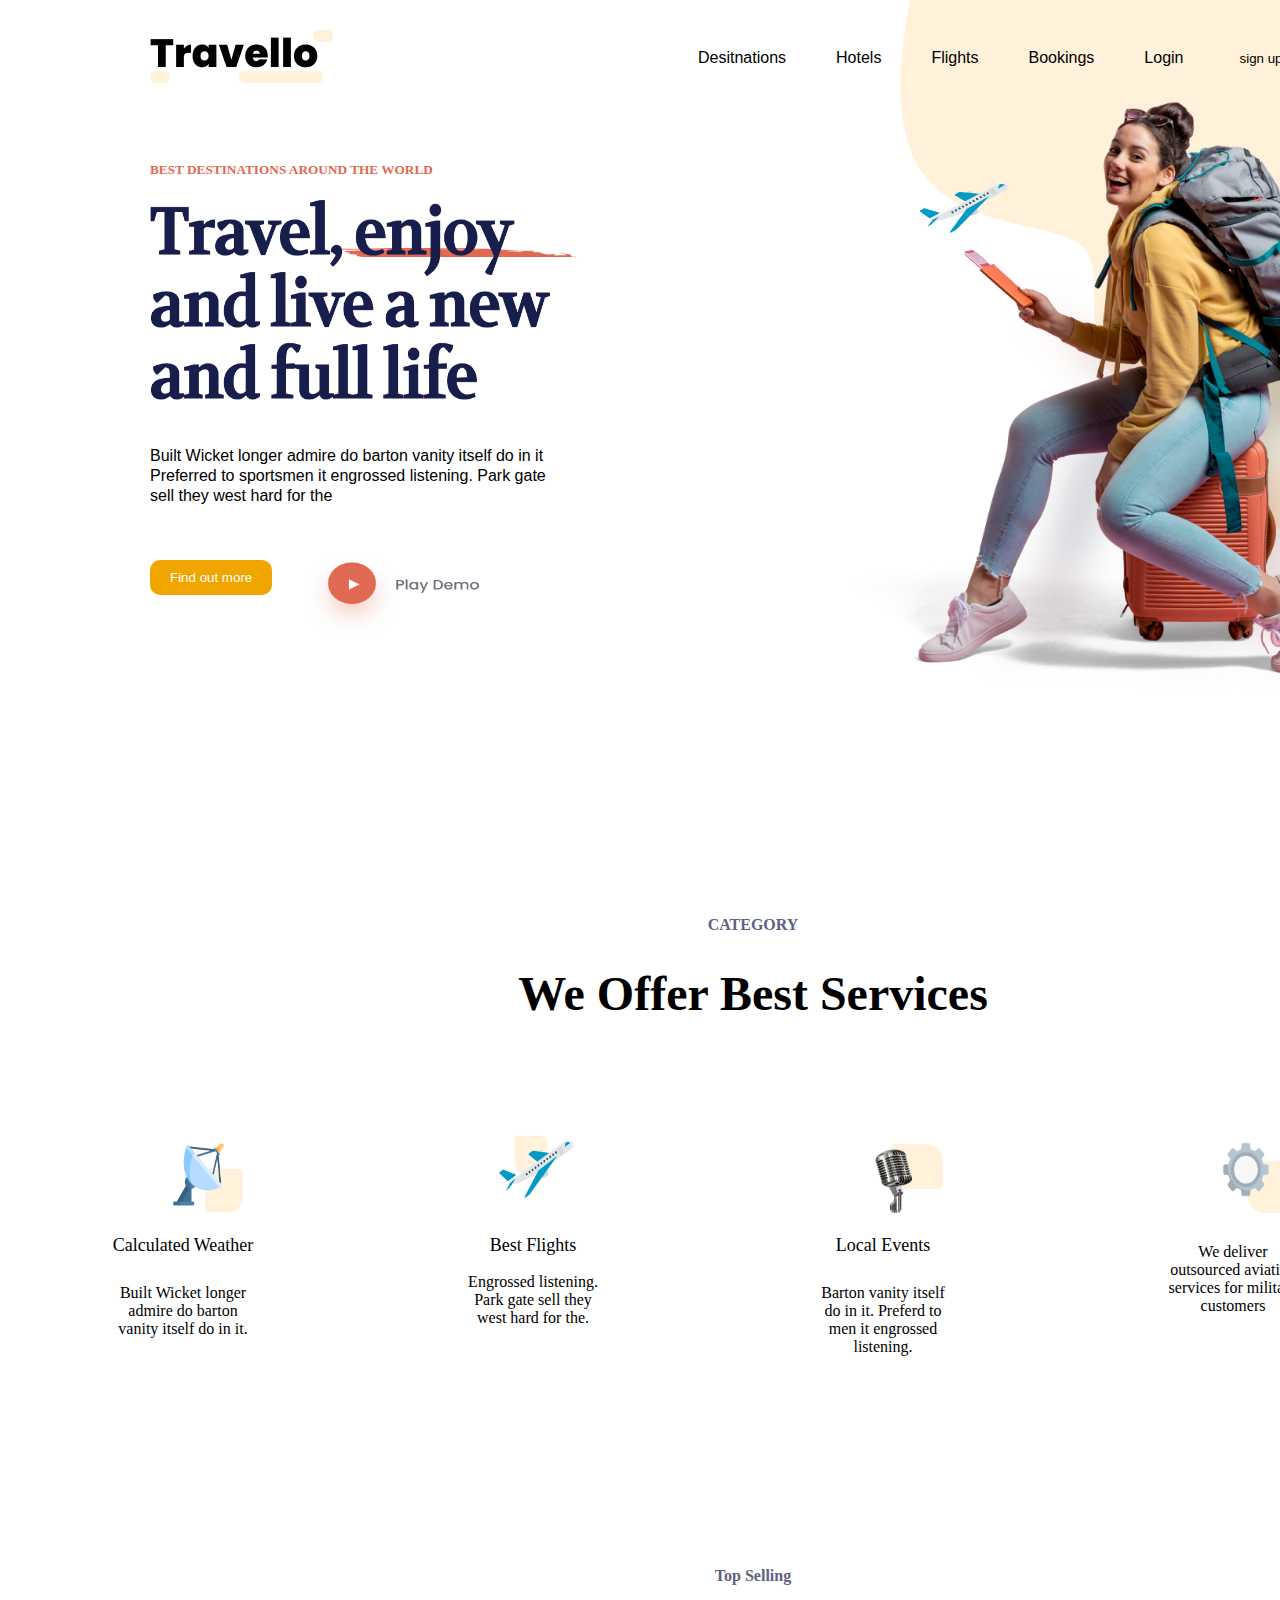
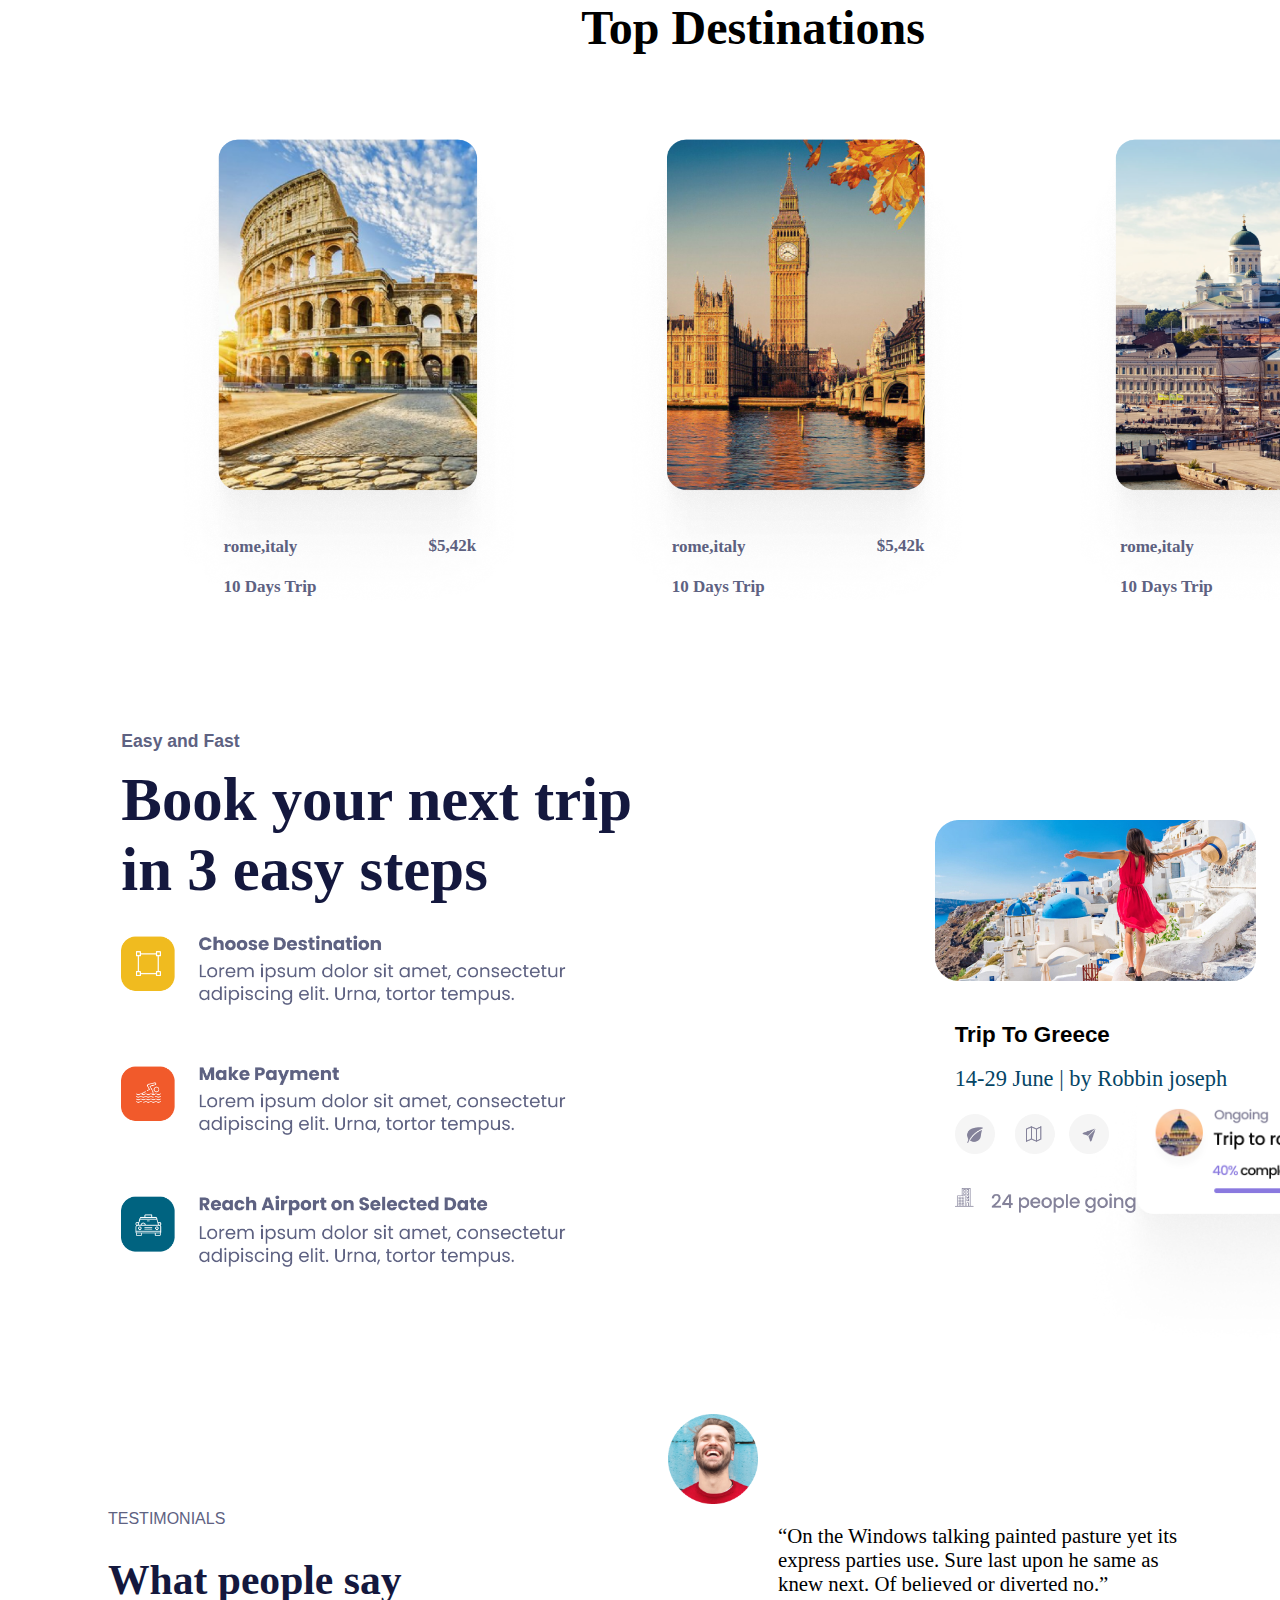
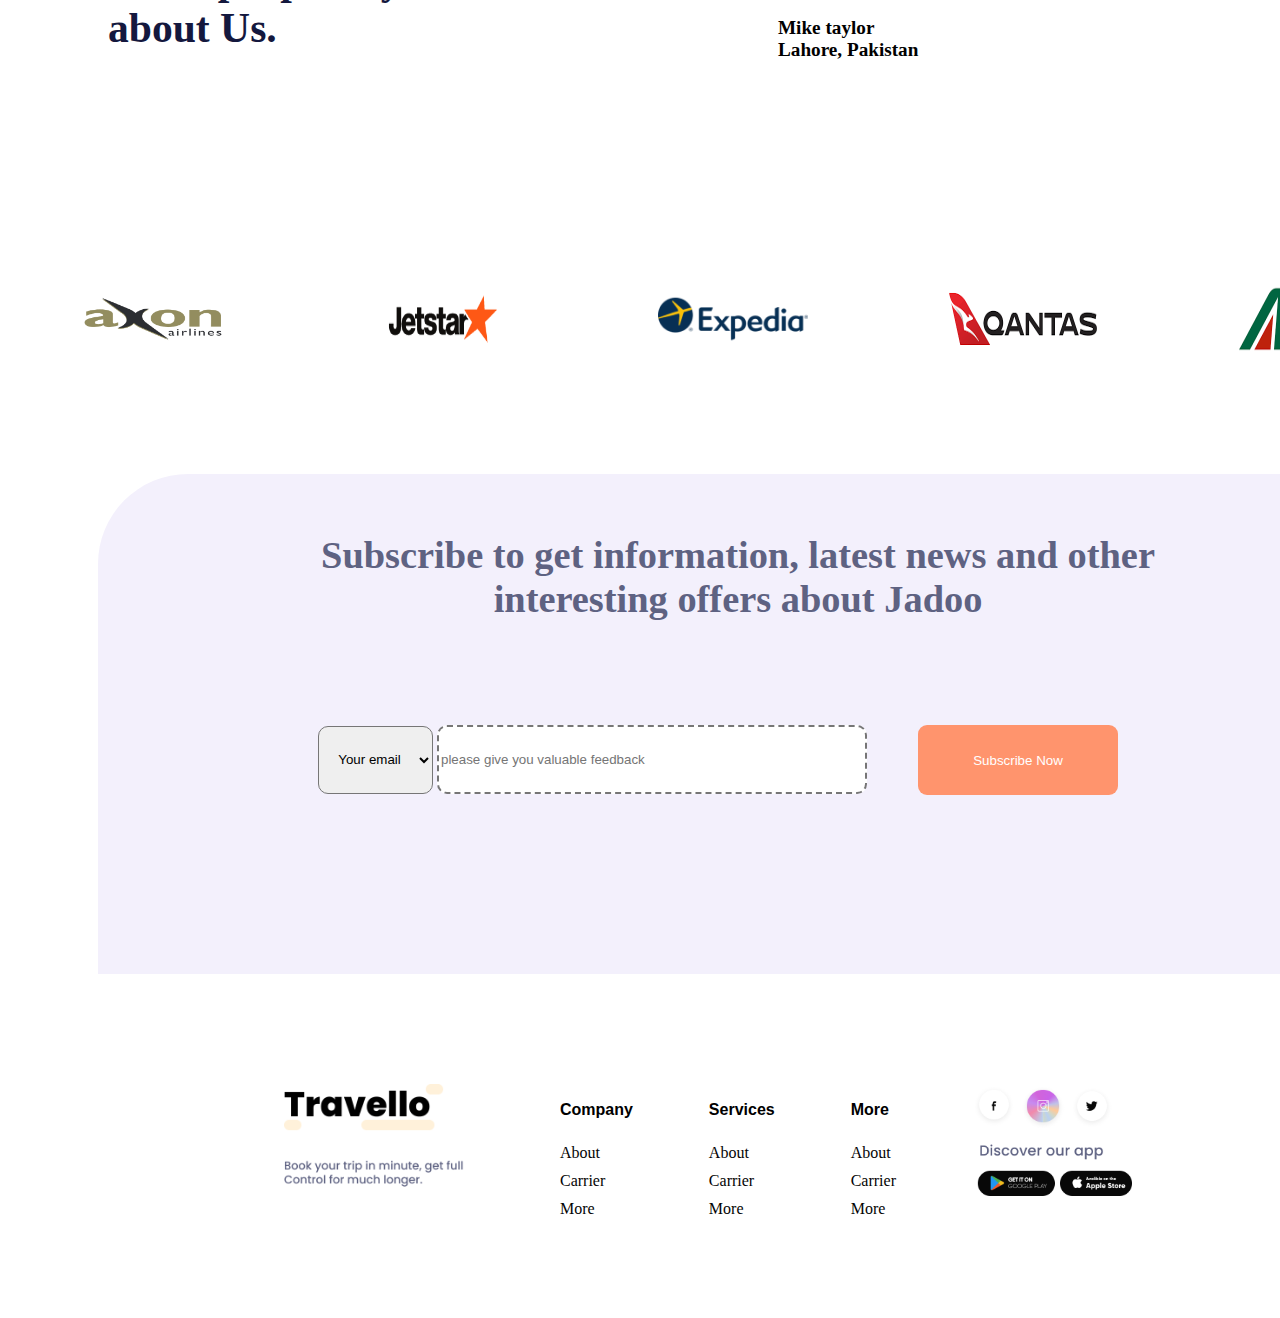
<file: index.html>
<!DOCTYPE html>
<html lang="en">
  <head>
    <meta charset="UTF-8" />
    <meta name="viewport" content="width=device-width, initial-scale=1.0" />
    <link rel="stylesheet" href="style.css" />
    <title>Travello</title>
  </head>
  <body>
    <div class="parent_div">
     <div class="first_box">  
     <div>
      <img class="title" src="shoiab/assets/title.png" alt="" />
      <img class="color_line" src="color_line.png" alt="">
      <img class="Decore_png" src="shoiab/assets/Decore.png" alt="" />
      <img class="girl_pic" src="shoiab/assets/girl pic.png" alt="" />
      <img class="image" src="shoiab/assets/image.png" alt="image" />
      <img class="plane" src="shoiab/assets/plane.png" alt="" />
      <h5 class="h4">BEST DESTINATIONS AROUND THE WORLD</h5>
      <img class="heading" src="shoiab/assets/Heading.png" alt="" />
      <p class="pra1">
        Built Wicket longer admire do barton vanity itself do in it <br>
         Preferred to sportsmen it engrossed listening. Park gate <br>
         sell they west hard for the
        </p>

      <button class="button">Find out more</button>
      <img class="Play" src="shoiab/assets/Play Demo (1).png" alt="" />
    </div>
  <div>
    <nav class="navbar">
      <ul>
        <li>
          <select name="country" id="country">
            <option>EN</option>
            <option value="ind">India</option>
            <option value="ame">America</option>
            <option value="fran">France</option>
          </select>
        </li>
        <li><button id="signup">sign up</button></li>
        <li><a href="#">Login</a></li>
        <li><a href="#">Bookings</a></li>
        <li><a href="#">Flights</a></li>
        <li><a href="#">Hotels</a></li>
        <li><a href="#">Desitnations</a></li>
      </ul>    
      </nav>
    </div> 
    </div>

    <div class="page_2">
      <p id="top">CATEGORY</p>
      <div class="HEAD"><h1>We Offer Best Services</h1></div>
      <div class="image_container">
        <div class="container1">
          <div><img id="logo1" src="shoiab/assets/logo1.png" alt="" /></div>
          <p class="logo_header">Calculated Weather</p>
          <p class="p1">
            Built Wicket longer admire do barton vanity itself do in it.
          </p>
        </div>
        <div class="container2">
          <div><img id="logo2" src="shoiab/assets/logo2.png" alt="" /></div>
          <p class="logo_header2">Best Flights</p>
          <p class="p1">
            Engrossed listening. Park gate sell they west hard for the.
          </p>
        </div>
        <div class="container3">
          <div><img id="logo3" src="shoiab/assets/logo3.png" alt="" /></div>
          <p class="logo_header">Local Events</p>
          <p class="p1">
            Barton vanity itself do in it. Preferd to men it engrossed
            listening.
          </p>
        </div>
        <div class="container4">
          <div><img id="logo4" src="shoiab/assets/logo4.png" alt="" /></div>
          <p class="p1">
            We deliver outsourced aviation services for military customers
          </p>
        </div>
      </div>
    </div>

    <br /><br />
    <div class="page_destination">
      <p id="top_2">Top Selling</p>
      <div><h1 id="distinations">Top Destinations</h1></div>

      <div class="box">
        <div><img class="img_border" src="shoiab/assets/photo1.png" alt="img" /></div>
        <div>
          <h5 class="city">rome,italy <br /><br /><span>10 Days Trip</span></h5>
          <h5 class="price">$5,42k</h5>
        </div>

        <div><img class="img_border" src="shoiab/assets/photo2.png" alt="img" /></div>
        <div>
          <h5 class="city">rome,italy<br /><br /><span>10 Days Trip</span></h5>
          <h5 class="price">$5,42k</h5>
        </div>

        <div><img class="img_border" src="shoiab/assets/photo3.png" alt="img" /></div>
        <div>
          <h5 class="city">rome,italy<br /><br /><span>10 Days Trip</span></h5>
          <h5 class="price">$5,42k</h5>
        </div>
      </div>
    </div>

    <div class="next_trip">
      <div class="master">
        <h4>Easy and Fast</h4>
        <div class="text_line">
          <h1>
            Book your next trip <br />
            in 3 easy steps
          </h1>
        </div>

        <div class="img_text">
          <div class="img-logo"><img src="shoiab/assets/img1.png" alt="" /></div>
          <div class="img-logo"><img src="shoiab/assets/img2.png" alt="" /></div>
          <div class="img-logo"><img src="shoiab/assets/img3.png" alt="" /></div>
        </div>
      </div>
      <div class="girl_trip">
        <div class="girl-pic">
          <img class="girl_img" src="shoiab/assets/girl_img.png" alt="" />
          <h5 id="Trip-To">Trip To Greece</h5>
          <p id="date">14-29 June | by Robbin joseph</p>
          <div><img class="leaf_img" src="shoiab/assets/leaf_img.png" alt="" /></div>
          <div><img class="building-img" src="shoiab/assets/building.png" alt="" /></div>
        </div>
        <div><img class="Trip-img" src="shoiab/assets/Trip-img.png" alt="" /></div>
      </div>
    </div>

    <div class="text-box">
      <div class="about-text">
        <div><p id="Testimonials">TESTIMONIALS</p></div>
        <div>
          <h1 id="What-text">
            What people say <br />
            about Us.
          </h1>
        </div>
      </div>
      <div class="man-section">
        <div class="man-pic"><img id="man_pic" src="shoiab/assets/man pic.png" alt="" /></div>
        <div class="man-text">
          <div>
            <p id="man_text">
              “On the Windows talking painted pasture yet its <br />
              express parties use. Sure last upon he same as <br />
              knew next. Of believed or diverted no.”
            </p>
            <div>
              <p id="Mike-taylor">
                Mike taylor <br />
                Lahore, Pakistan
              </p>
            </div>
          </div>
        </div>
      </div>
    </div>

    <div class="logo-box">
        <img class="logoes" src="shoiab/assets/pic1.png" alt="">
        <img class="logoes" src="shoiab/assets/pic2.png" alt="">
        <img class="logoes" src="shoiab/assets/pic3.png" alt="">
        <img class="logoes" src="shoiab/assets/pic4.png" alt="">
        <img class="logoes" src="shoiab/assets/pic5.png" alt="">
    </div>

    
 <div class="subscribe_box">
    <div class="footer-section">
        <div class="footer-description">
            <h2>Subscribe to get information, latest news and other <br> interesting offers about Jadoo</h2>
        </div>

        <div class="mail-box">
            <div class="mail-search-box">

                <form action="/server">
                    <select name="mail" id="your-mail">
                        <option value="">Your email</option>
                        <option value="m.s@119">m.s@119</option>
                        <option value="md@shoiab119">md@shoiab119</option>
                        <option value="msakhtar@119">msakhtar@119</option>
                    </select>
                    <input type="text" id="text-box" placeholder="please give you valuable feedback ">
            </div>
            <div class="mail-button"><a href="#"><button>Subscribe Now</button></a></div>
            </form>
        </div>
    </div>
</div>


<!-- footer section -->
 <div class="footer">
  <div class="company-logo">
    <img id="company_logo" src="shoiab/assets/company logo.png" alt="">
  </div>

  <div class="company-links">
    <h5>Company</h5>
    <a href="#">About</a>
    <a href="#">Carrier</a>
    <a href="#">More</a>
  </div>
  
<div class="company-links">
    <h5>Services</h5>
    <a href="#">About</a>
    <a href="#">Carrier</a>
    <a href="#">More</a>
  </div>

  <div class="company-links">
    <h5>More</h5>
    <a href="#">About</a>
    <a href="#">Carrier</a>
    <a href="#">More</a>
  </div>

  <div class="social-media-logo">
    <img id="social_logo" src="shoiab/assets/social logo.png" alt="">
  </div>
 </div>
</div>
  </body>
</html>
</file>
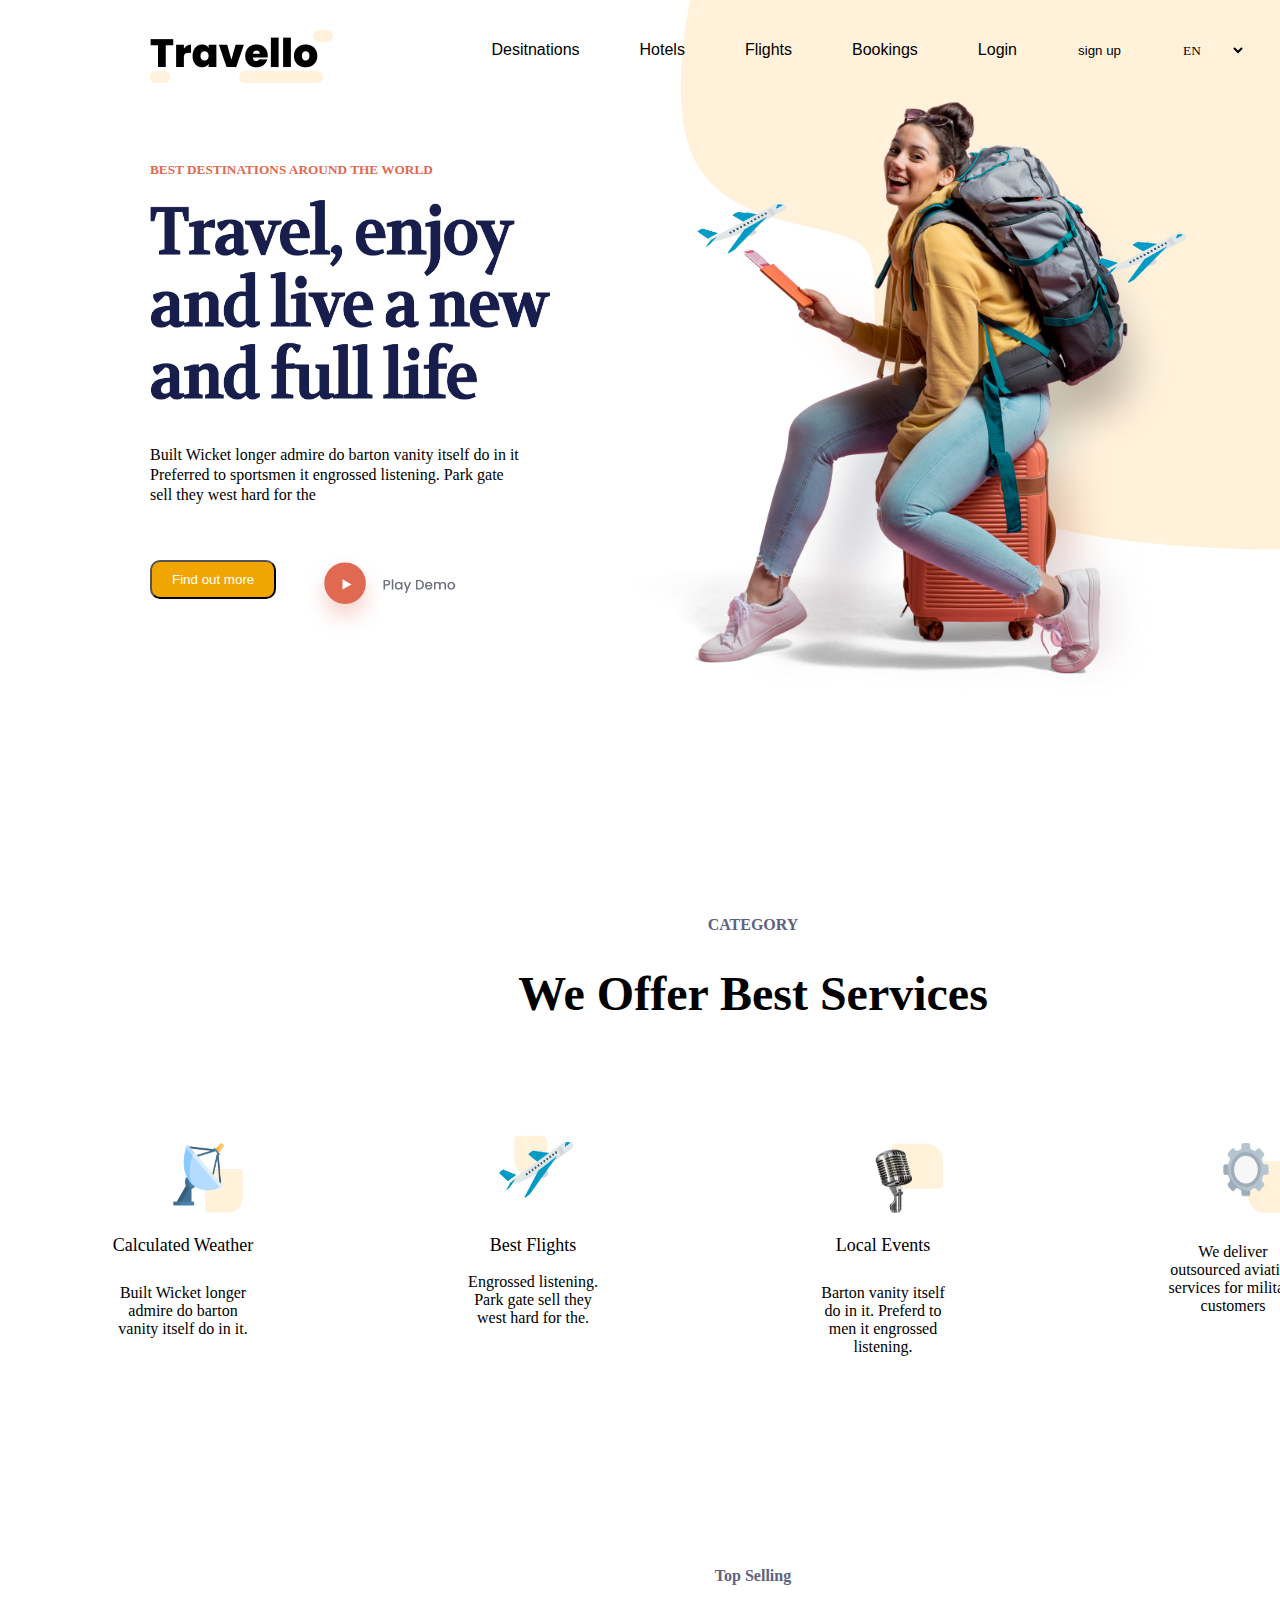
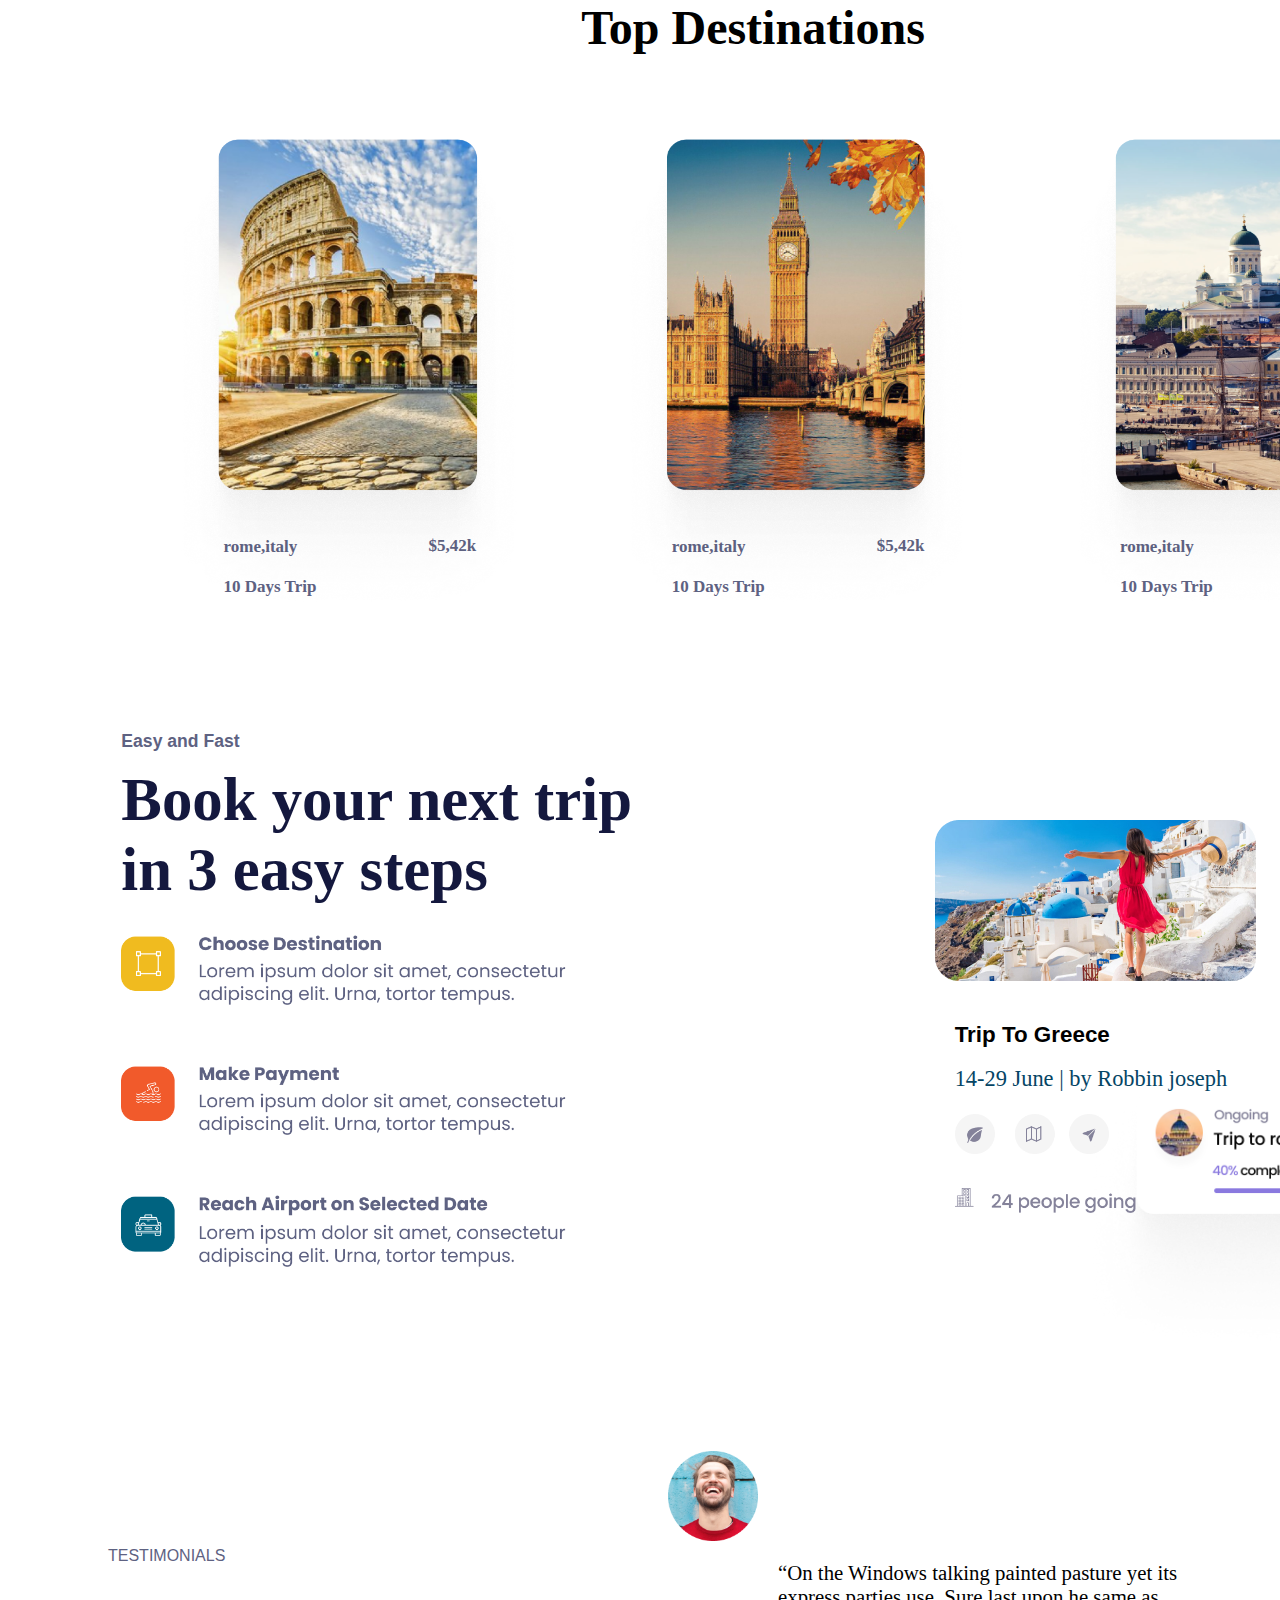
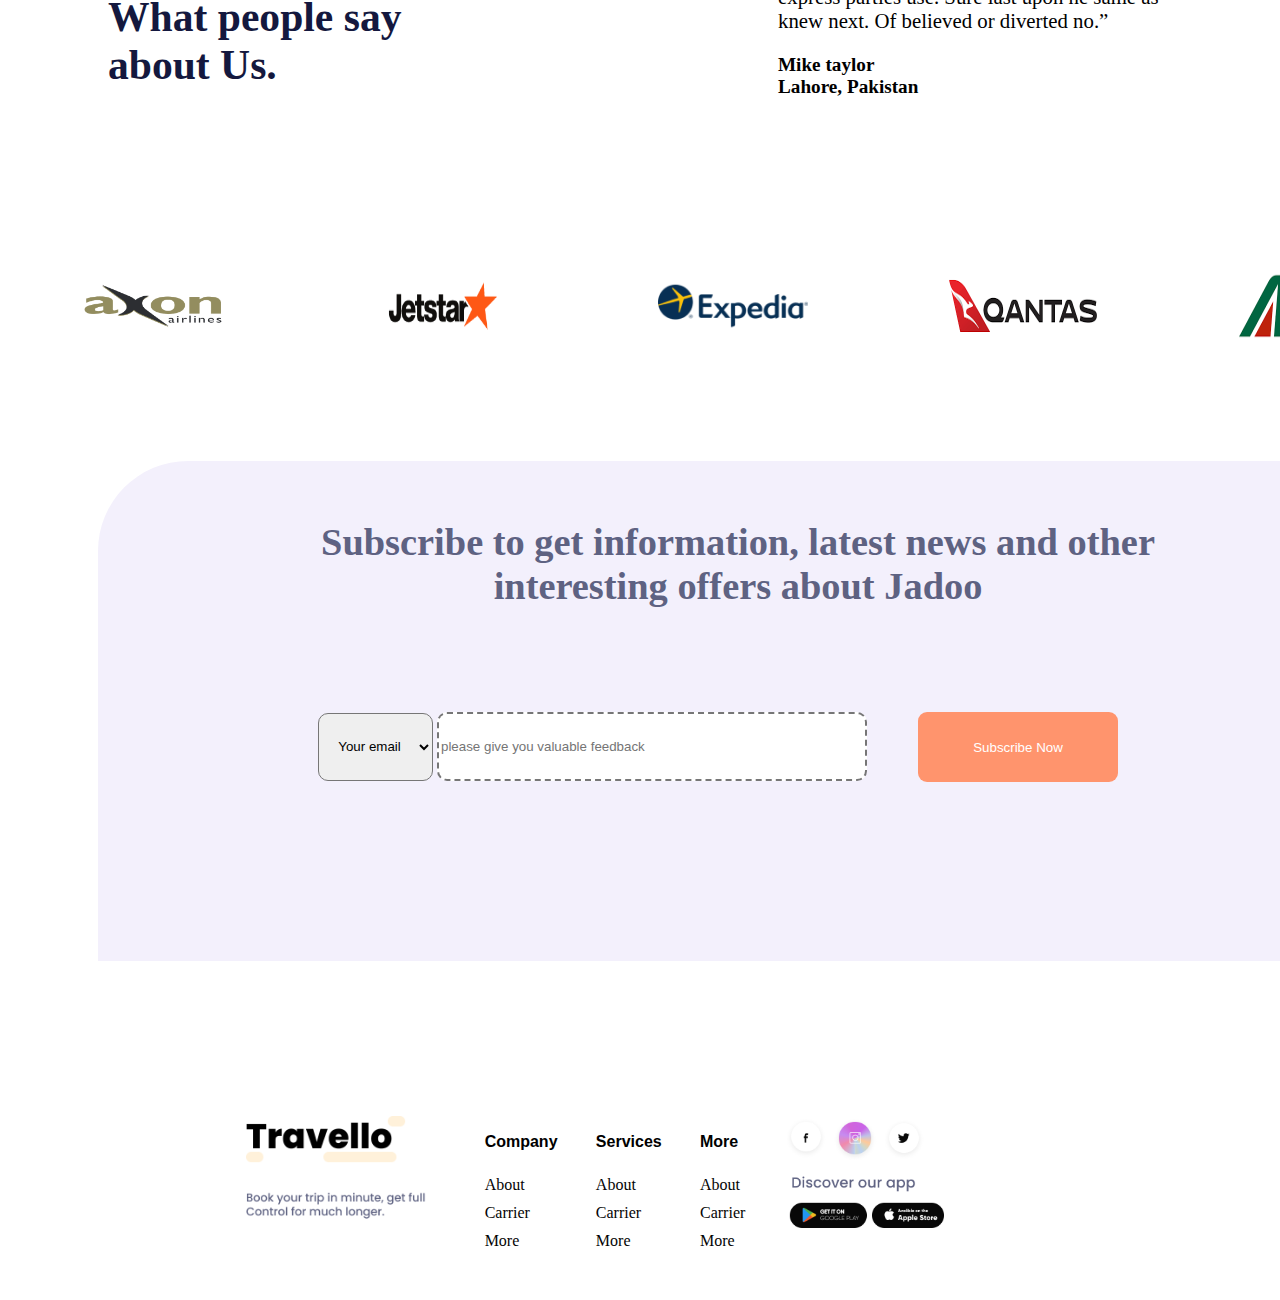
<file: project.html.html>
<!DOCTYPE html>
<html lang="en">
  <head>
    <meta charset="UTF-8" />
    <meta name="viewport" content="width=device-width, initial-scale=1.0" />
    <link rel="stylesheet" href="style.css.css" />
    <title>travello</title>
  </head>
  <body>
    <div>
      <img class="title" src="shoiab/assets/title.png" alt="" />
      <img class="Decore_png" src="shoiab/assets/Decore.png" alt="" />
      <img class="girl_pic" src="shoiab/assets/girl pic.png" alt="" />
      <img class="image" src="shoiab/assets/image.png" alt="image" />
      <img class="plane" src="shoiab/assets/plane.png" alt="" />
      <h5 class="h4">BEST DESTINATIONS AROUND THE WORLD</h5>
      <img class="heading" src="shoiab/assets/Heading.png" alt="" />
      <p class="pra1">
        Built Wicket longer admire do barton vanity itself do in it
      </p>
      <p class="pra2">
        Preferred to sportsmen it engrossed listening. Park gate
      </p>
      <p class="pra3">sell they west hard for the</p>
      <button class="button">Find out more</button>
      <img class="Play" src="shoiab/assets/Play Demo (1).png" alt="" />
    </div>

    <nav class="navbar">
      <ul>
        <li>
          <select name="country" id="country">
            <option>EN</option>
            <option value="ind">India</option>
            <option value="ame">America</option>
            <option value="fran">France</option>
          </select>
        </li>
        <li><button id="signup">sign up</button></li>
        <li><a href="#">Login</a></li>
        <li><a href="#">Bookings</a></li>
        <li><a href="#">Flights</a></li>
        <li><a href="#">Hotels</a></li>
        <li><a href="#">Desitnations</a></li>
      </ul>
          
    </nav>

    <div class="page_2">
      <p id="top">CATEGORY</p>
      <div class="HEAD"><h1>We Offer Best Services</h1></div>
      <div class="image_container">
        <div class="container1">
          <div><img id="logo1" src="shoiab/assets/logo1.png" alt="" /></div>
          <p class="logo_header">Calculated Weather</p>
          <p class="p1">
            Built Wicket longer admire do barton vanity itself do in it.
          </p>
        </div>
        <div class="container2">
          <div><img id="logo2" src="shoiab/assets/logo2.png" alt="" /></div>
          <p class="logo_header2">Best Flights</p>
          <p class="p1">
            Engrossed listening. Park gate sell they west hard for the.
          </p>
        </div>
        <div class="container3">
          <div><img id="logo3" src="shoiab/assets/logo3.png" alt="" /></div>
          <p class="logo_header">Local Events</p>
          <p class="p1">
            Barton vanity itself do in it. Preferd to men it engrossed
            listening.
          </p>
        </div>
        <div class="container4">
          <div><img id="logo4" src="shoiab/assets/logo4.png" alt="" /></div>
          <p class="p1">
            We deliver outsourced aviation services for military customers
          </p>
        </div>
      </div>
    </div>

    <br /><br />
    <div class="page_destination">
      <p id="top_2">Top Selling</p>
      <div><h1 id="distinations">Top Destinations</h1></div>

      <div class="box">
        <div><img class="img_border" src="shoiab/assets/photo1.png" alt="img" /></div>
        <div>
          <h5 class="city">rome,italy <br /><br /><span>10 Days Trip</span></h5>
          <h5 class="price">$5,42k</h5>
        </div>

        <div><img class="img_border" src="shoiab/assets/photo2.png" alt="img" /></div>
        <div>
          <h5 class="city">rome,italy<br /><br /><span>10 Days Trip</span></h5>
          <h5 class="price">$5,42k</h5>
        </div>

        <div><img class="img_border" src="shoiab/assets/photo3.png" alt="img" /></div>
        <div>
          <h5 class="city">rome,italy<br /><br /><span>10 Days Trip</span></h5>
          <h5 class="price">$5,42k</h5>
        </div>
      </div>
    </div>

    <div class="next_trip">
      <div class="master">
        <h4>Easy and Fast</h4>
        <div class="text_line">
          <h1>
            Book your next trip <br />
            in 3 easy steps
          </h1>
        </div>

        <div class="img_text">
          <div class="img-logo"><img src="shoiab/assets/img1.png" alt="" /></div>
          <div class="img-logo"><img src="shoiab/assets/img2.png" alt="" /></div>
          <div class="img-logo"><img src="shoiab/assets/img3.png" alt="" /></div>
        </div>
      </div>
      <div class="girl_trip">
        <div class="girl-pic">
          <img class="girl_img" src="shoiab/assets/girl_img.png" alt="" />
          <h5 id="Trip-To">Trip To Greece</h5>
          <p id="date">14-29 June | by Robbin joseph</p>
          <div><img class="leaf_img" src="shoiab/assets/leaf_img.png" alt="" /></div>
          <div><img class="building-img" src="shoiab/assets/building.png" alt="" /></div>
        </div>
        <div><img class="Trip-img" src="shoiab/assets/Trip-img.png" alt="" /></div>
      </div>
    </div>

    <div class="text-box">
      <div class="about-text">
        <div><p id="Testimonials">TESTIMONIALS</p></div>
        <div>
          <h1 id="What-text">
            What people say <br />
            about Us.
          </h1>
        </div>
      </div>
      <div class="man-section">
        <div class="man-pic"><img id="man_pic" src="shoiab/assets/man pic.png" alt="" /></div>
        <div class="man-text">
          <div>
            <p id="man_text">
              “On the Windows talking painted pasture yet its <br />
              express parties use. Sure last upon he same as <br />
              knew next. Of believed or diverted no.”
            </p>
            <div>
              <p id="Mike-taylor">
                Mike taylor <br />
                Lahore, Pakistan
              </p>
            </div>
          </div>
        </div>
      </div>
    </div>

    <div class="logo-box">
        <img class="logoes" src="shoiab/assets/pic1.png" alt="">
        <img class="logoes" src="shoiab/assets/pic2.png" alt="">
        <img class="logoes" src="shoiab/assets/pic3.png" alt="">
        <img class="logoes" src="shoiab/assets/pic4.png" alt="">
        <img class="logoes" src="shoiab/assets/pic5.png" alt="">
    </div>

    
 <div class="subscribe_box">
    <div class="footer-section">
        <div class="footer-description">
            <h2>Subscribe to get information, latest news and other <br>
interesting offers about Jadoo</h2>
        </div>

        <div class="mail-box">
            <div class="mail-search-box">

                <form action="/server">
                    <select name="mail" id="your-mail">
                        <option value="">Your email</option>
                        <option value="m.s@119">m.s@119</option>
                        <option value="md@shoiab119">md@shoiab119</option>
                        <option value="msakhtar@119">msakhtar@119</option>
                    </select>
                    <input type="text" id="text-box" placeholder="please give you valuable feedback ">
            </div>
            <div class="mail-button"><a href="#"><button>Subscribe Now</button></a></div>
            </form>
        </div>
    </div>
</div>


<!-- footer section -->
 <div class="footer">
  <div class="company-logo">
    <img id="company_logo" src="shoiab/assets/company logo.png" alt="">
  </div>

  <div class="company-links">
    <h5>Company</h5>
    <a href="#">About</a>
    <a href="#">Carrier</a>
    <a href="#">More</a>
  </div>
  
<div class="company-links">
    <h5>Services</h5>
    <a href="#">About</a>
    <a href="#">Carrier</a>
    <a href="#">More</a>
  </div>

  <div class="company-links">
    <h5>More</h5>
    <a href="#">About</a>
    <a href="#">Carrier</a>
    <a href="#">More</a>
  </div>

  <div class="social-media-logo">
    <img id="social_logo" src="shoiab/assets/social logo.png" alt="">
  </div>
 </div>
  </body>
</html>
</file>
<file: style.css>
.parent_div {
  border: #0d90e2 solid;
  width: 1490px;
  border: none;
}
.first_box {
  border: #3e07d5c5 solid;
  height: 700px;
  width: 1490px;
  display: flex;
  border: none;
}
.girl_pic {
  position: absolute;
  left: 800px;
  top: 100px;
  height: 600px;
  width: 600px;
  border: #054565 solid;
  border: none;
}
.Decore_png {
  position: absolute;
  height: 550px;
  width: 600px;
  left: 900px;
  top: 0;
  z-index: -2;
  border: #054565 solid;
  border: none;
}

.image {
  position: absolute;
  height: 105px;
  width: 132px;
  left: 1300px;
  top: 170px;
  border: #054565 solid;
  border: none;
}
.tra {
  left: 150;
}
.plane {
  position: absolute;
  height: 105px;
  width: 132px;
  left: 900px;
  top: 150px;
  border: #054565 solid;
  border: none;
}
.title {
  position: absolute;
  left: 150px;
  top: 30px;
  border: #35dc0b solid;
  border: none;
}
.color_line {
  border: #07d556 solid;
  height: px;
  width: 300px;
  margin-left: 325px;
  margin-top: 240px;
  border: none;
}
.h4 {
  position: absolute;
  top: 140px;
  left: 150px;
  color: #df6951;
  border: #098fd2 solid;
  border: none;
}
.heading {
  position: absolute;
  top: 200px;
  left: 150px;
  height: 200px;
  width: 400px;
  border: #8807ea solid;
  border: none;
}
.pra1 {
  position: absolute;
  top: 430px;
  left: 150px;
  border: #054565 solid;
  display: flex;
  line-height: 20px;
  font-family: Arial;
  border: none;
}
.button {
  position: absolute;
  top: 560px;
  left: 150px;
  color: #ffffff;
  background-color: #f1a501;
  border-radius: 10px;
  padding: 10px 20px;
  border: none;
}
.Play {
  position: absolute;
  top: 550px;
  left: 300px;
  height: 90px;
  width: 180px;
  border: #054565 solid;
  border: none;
}
.navbar {
  margin-top: 40px;
  z-index: 1px;
  justify-content: start;
  border: #8d1dfd solid;
  flex-direction: column;
  border: none;
}
.navbar ul {
  overflow: auto;
  font-family: Arial, Helvetica, sans-serif;
}
.navbar li {
  float: right;
  list-style: none;
  margin: 1px 25px;
}
.navbar li a {
  text-decoration: none;
  color: rgb(0, 0, 0);
}

#country {
  padding: 0px 1px;
  margin: 1px 1px;
  font-family: "roboto";
  background-color: #fff1da;
  border: transparent;
}
#signup {
  background-color: #fff1da;
  border: transparent;
}
.page_2 {
  height: 800px;
  width: 1490px;
  position: absolute;
  top: 900px;
}
#top {
  text-align: center;
  color: #5e6282;
  font-weight: 900;
}
.HEAD {
  color: black;
  text-align: center;
  font-size: x-large;
}
.logo1 {
  height: 400px;
  width: 300px;
  position: absolute;
  left: 150px;
}
.image_container {
  height: 500px;
  display: flex;
}
.container1 {
  height: 350px;
  width: 250px;
  margin: 50px;
}
.container2 {
  height: 350px;
  width: 250px;
  margin: 50px;
}
.container3 {
  height: 350px;
  width: 250px;
  margin: 50px;
}
.container4 {
  height: 350px;
  width: 250px;
  margin: 50px;
}
#logo1 {
  height: 70px;
  width: 70px;
  padding-left: 65px;
  padding-top: 40px;
  margin-left: 50px;
}
#logo2 {
  height: 120px;
  width: 110px;
  padding-left: 10px;
  margin-left: 65px;
  margin-top: 0px;
}
#logo3 {
  height: 70px;
  width: 70px;
  padding-left: 65px;
  padding-top: 40px;
  margin-left: 50px;
}
#logo4 {
  height: 70px;
  width: 70px;
  padding-left: 65px;
  padding-top: 40px;
  margin-left: 50px;
}
.logo_header {
  text-align: center;
  font-size: large;
}
.logo_header2 {
  text-align: center;
  font-size: large;
  line-height: 0px;
}
.p1 {
  padding: 10px 10px;
  width: 130px;
  text-align: center;
  margin-left: 50px;
  margin-right: 50px;
  font-size: 1em;
}
.image_container div:hover {
  box-shadow: 0px 0px 10px 10px #d4d5dd;
  transition: 0.6s;
  border-radius: 35px;
}
.navbar li:hover {
  border: #050505 solid;
  border-radius: 5px;
  transition: 0.1s;
}
.page_destination {
  height: 800px;
  width: 1200px;
  border: #df6951 solid;
}
.page_destination {
  border: #df6951 solid;
  height: 720px;
  width: 1490px;
  position: absolute;
  top: 1550px;
  border: transparent;
  line-height: 20px;
}
#top_2 {
  border: #f1a501 solid;
  text-align: center;
  font-weight: 900;
  color: #5e6282;
  border: transparent;
  font-weight: 800;
}
#distinations {
  border: #df6951 solid;
  text-align: center;
  font-size: 3em;
  border: transparent;
}
.photo_container {
  border: #5e6282 solid;
  height: 500px;
  display: flex;
}
.photo_container1 {
  height: 30px;
  width: 100px;
}

.box {
  width: 1450px;
  height: 550px;
  margin-left: 20px;
  margin-right: 50px;
  border: 2px solid rgb(63, 200, 14);
  margin-top: 50px;
  display: flex;
  justify-content: space-evenly;
  border: transparent;
  border: none;
}

.img_border {
  width: 390px;
  height: 490px;
  margin-top: 50px;
  position: absolute;
  border-radius: 25px;
  margin-left: 20px;
  border: none;
}
.img_border:hover {
  box-shadow: #b5b8ce 10px 10px 10px 2px;
  transition: 0.3s;
}
.city {
  font-size: 17px;
  padding-top: 420px;
  margin-left: -15px;
  color: #5e6282;
}
.price {
  margin-left: 190px;
  margin-top: -89px;
  font-size: 17px;
  color: #5e6282;
}

/* next trip */
.next_trip {
  border: #df6951 solid;
  height: 720px;
  width: 1490px;
  position: absolute;
  top: 2300px;
  display: flex;
  justify-content: space-evenly;
  border: none;
}

.master {
  border: #09e25c solid;
  width: 600px;
  height: 720px;
  display: flex;
  flex-direction: column;
  justify-content: space-evenly;
  border: none;
  margin-left: 50px;
}

.master h4 {
  color: #5e6282;
  font-size: 1.1em;
  font-family: "Lucida Sans", "Lucida Sans Regular", "Lucida Grande",
    "Lucida Sans Unicode", Geneva, Verdana, sans-serif;
  border: none;
}

.text_line {
  border: rebeccapurple solid;
  color: #14183e;
  height: 150px;
  width: 590px;
  padding-bottom: 80px;
  border: none;
  font-size: 1.9em;
  margin-top: -60px;
  border: none;
}
.img-logo {
  border: rgb(6, 209, 245) solid;
  height: 130px;
  border: none;
}
.img_text {
  border: #db0a84 solid;
  height: 500px;
  width: 590px;
  display: flex;
  flex-direction: column;
  border: none;

  margin-top: -50px;
}
.img-logo img {
  width: 450px;
  padding-top: 20px;
}
.girl_trip {
  border: #12ea3d solid;
  width: 600px;
  height: 720px;
  margin-right: 50px;
  display: flex;
  border: none;
}
.girl-pic {
  height: 480px;
  width: 600px;
  margin-top: 80px;
  margin-left: 120px;
}
.girl-pic:hover {
  border-radius: 25px;
  box-shadow: #cecfd2 0px 0px 10px 10px;
  transition: 0.4s;
}
.girl_img {
  margin-right: 25px;
  padding-left: 30px;
  padding-top: 40px;
}
#Trip-To {
  font-size: 1.4em;
  font-family: "Arial Narrow", Arial, sans-serif;
  font-weight: 400px;
  padding-left: 50px;
}
#date {
  color: #054565;
  font-size: 1.4em;
  padding-left: 50px;
  margin-top: -20px;
}
.leaf_img {
  height: 40px;
  width: px;
  margin-left: 50px;
}
.building-img {
  height: 25px;
  width: px;
  margin-left: 50px;
  margin-top: 30px;
}
.Trip-img {
  width: 400px;
  margin-top: 390px;
  margin-left: -220px;
}

.text-box {
  border: #db0a84 solid;
  height: 420px;
  width: 1490px;
  margin-top: 2250px;
  display: flex;
  margin-bottom: 50px;
  border: none;
}
.about-text {
  border: #2c0bc0 solid;
  height: 200px;
  width: 500px;
  margin-left: 100px;
  margin-top: 100px;
  border: none;
}
.man-section {
  border: #df6951 solid;
  border: none;
}

.man-pic {
  border: #df6951 solid;
  height: 90px;
  width: 90px;
  margin-top: 20px;
  margin-left: 60px;
  border: none;
}
#man_pic {
  height: 100%;
}

.man-text {
  border: #0ccf39 solid;
  height: 200px;
  width: 600px;
  margin-left: 150px;
  border: none;
}
.man-text:hover {
  border-radius: 30px;
  box-shadow: #cecfd2 0px 0px 10px 10px;
  transition: 0.6s;
}
#man_text {
  border: #07d556 solid;
  font-size: 1.3em;
  margin-top: 5px;
  border: none;
  margin-top: 20px;
  margin-left: 20px;
  border: none;
}
#Mike-taylor {
  font-size: 1.2em;
  font-weight: 600;
  text-align: start;
  margin-left: 20px;
}
#Testimonials {
  color: #5e6282;
  border: #db0a84 solid;
  font-weight: 500;
  font-family: "Franklin Gothic Medium", "Arial Narrow", Arial, sans-serif;
  padding-left: x;
  border: none;
}
#What-text {
  color: #14183e;
  font-size: 2.6em;
  border: #f1a501 solid;
  padding-left: px;
  border: none;
}

.logo-box {
  border: #f1a501 solid;
  height: 200px;
  width: 1490px;
  display: flex;
  margin-top: -90px;
  border: none;
}

.logoes {
  width: 150px;
  height: 150px;
  margin: 70px;
  align-items: center;
  justify-content: space-around;
}

.subscribe_box {
  height: 600px;
  width: 1500px;
  margin-top: 30px;
}
.footer-section {
  height: 500px;
  width: 1300px;
  margin-top: 100px;
  display: flex;
  flex-direction: column;
  justify-content: space-around;
  background-color: #f3f0fc;
  border-radius: 90px 0px 0px 0px;
  margin-left: 90px;
}

.footer-description {
  color: #5e6282;
  height: 170px;
  width: 1100px;
  margin-left: 90px;
  font-size: 1.6em;
  text-align: center;
}

.mail-box {
  height: 70px;
  width: 800px;
  display: flex;
  justify-content: space-between;
  margin-left: 370px;
  margin-bottom: 80px;
  border-radius: 10px;
  margin-left: 220px;
  border: none;
}

.mail-search-box {
  height: 67px;
  width: 550px;
  border-radius: 10px;
}

#text-box {
  border-style: dashed;
  width: 422px;
  height: 63px;
  border-radius: 10px;
}

#your-mail {
  border-radius: 10px;
  height: 68px;
  text-align: center;
}

.mail-button button {
  background: #ff946d;
  color: white;
  height: 70px;
  width: 200px;
  border-radius: 9px;
  border: none;
}
.mail-button button:hover {
  color: #040404;
  transition: 0.3s;
}
.footer {
  display: flex;
  justify-content: space-evenly;
  margin-left: 200px;
  margin-bottom: 100px;
}
.company-links {
  display: flex;
  flex-direction: column;
  gap: 10px;
}
.company-links h5 {
  font-size: 1em;
  margin-bottom: 15px;
  font-family: sans-serif;
  font-weight: 600;
}
.company-links a {
  color: #040404;
  text-decoration: none;
}
.company-links a:hover {
  color: #0d90e2;
}
.company-logo {
  width: 200px;
  height: 100px;
  border: #02b558 solid;
  margin-top: 10px;
  border: none;
}
#company_logo {
  width: 180px;
}
.social-media-logo {
  width: 150px;
  height: 120px;
  border: #f16e2c solid;
  margin-top: 10px;
  margin-right: 300px;
  border: none;
}
#social_logo {
  width: 160px;
  border: none;
}
</file>
<file: style.css.css>
.girl_pic {
  position: absolute;
  right: 100px;
  top: 100px;
  height: 600px;
  width: 600px;
}
.Decore_png {
  position: absolute;
  height: 550px;
  width: 600px;
  right: 0px;
  top: 0;
  z-index: -2;
}

.image {
  position: absolute;
  height: 105px;
  width: 132px;
  right: 470px;
  top: 170px;
}
.tra {
  left: 150;
}
.plane {
  position: absolute;
  height: 105px;
  width: 132px;
  right: 70px;
  top: 200px;
}
.title {
  position: absolute;
  left: 150px;
  top: 30px;
}
.h4 {
  position: absolute;
  top: 140px;
  left: 150px;
  color: #df6951;
}
.heading {
  position: absolute;
  top: 200px;
  left: 150px;
  height: 200px;
  width: 400px;
}
.pra1 {
  position: absolute;
  top: 430px;
  left: 150px;
}

.pra2 {
  position: absolute;
  top: 450px;
  left: 150px;
}
.pra3 {
  position: absolute;
  top: 470px;
  left: 150px;
}
.button {
  position: absolute;
  top: 560px;
  left: 150px;
  color: #ffffff;
  background-color: #f1a501;
  border-radius: 10px;
  padding: 10px 20px;
}
.Play {
  position: absolute;
  top: 550px;
  left: 300px;
  height: 90px;
   width: 180px;
}
.navbar {
  margin-top: 40px;
  z-index: 1px;
}
.navbar ul {
  overflow: auto;
  font-family: Arial, Helvetica, sans-serif;
}
.navbar li {
  float: right;
  list-style: none;
  margin: 1px 25px;
}
.navbar li a {
  padding: 5px 5px;
  text-decoration: none;
  color: black;
}

#country {
  padding: 0px 1px;
  margin: 1px 1px;
  font-family: "roboto";
  background-color: #fff1da;
  border: transparent;
}
#signup {
  background-color: #fff1da;
  border: transparent;
}
.page_2 {
  height: 800px;
  width: 1490px;
  position: absolute;
  top: 900px;
}
#top {
  text-align: center;
  color: #5e6282;
  font-weight: 900;
}
.HEAD {
  color: black;
  text-align: center;
  font-size: x-large;
}
.logo1 {
  height: 400px;
  width: 300px;
  position: absolute;
  left: 150px;
}
.image_container {
  height: 500px;
  display: flex;
}
.container1 {
  height: 350px;
  width: 250px;
  margin: 50px;
}
.container2 {
  height: 350px;
  width: 250px;
  margin: 50px;
}
.container3 {
  height: 350px;
  width: 250px;
  margin: 50px;
}
.container4 {
  height: 350px;
  width: 250px;
  margin: 50px;
}
#logo1 {
  height: 70px;
  width: 70px;
  padding-left: 65px;
  padding-top: 40px;
  margin-left: 50px;
}
#logo2 {
  height: 120px;
  width: 110px;
  padding-left: 10px;
  margin-left: 65px;
  margin-top: 0px;
}
#logo3 {
  height: 70px;
  width: 70px;
  padding-left: 65px;
  padding-top: 40px;
  margin-left: 50px;
}
#logo4 {
  height: 70px;
  width: 70px;
  padding-left: 65px;
  padding-top: 40px;
  margin-left: 50px;
}
.logo_header {
  text-align: center;
  font-size: large;
}
.logo_header2 {
  text-align: center;
  font-size: large;
  line-height: 0px;
}
.p1 {
  padding: 10px 10px;
  width: 130px;
  text-align: center;
  margin-left: 50px;
  margin-right: 50px;
  font-size: 1em;
}
.image_container div:hover {
  box-shadow: 0px 0px 10px 10px #d4d5dd;
  transition: 0.6s;
  border-radius: 35px;
}
.navbar li:hover {
  border: #050505 solid;
  border-radius: 5px;
  transition: 0.1s;
}
.page_destination {
  height: 800px;
  width: 1200px;
  border: #df6951 solid;
}
.page_destination {
  border: #df6951 solid;
  height: 720px;
  width: 1490px;
  position: absolute;
  top: 1550px;
  border: transparent;
  line-height: 20px;
}
#top_2 {
  border: #f1a501 solid;
  text-align: center;
  font-weight: 900;
  color: #5e6282;
  border: transparent;
  font-weight: 800;
}
#distinations {
  border: #df6951 solid;
  text-align: center;
  font-size: 3em;
  border: transparent;
}
.photo_container {
  border: #5e6282 solid;
  height: 500px;
  display: flex;
}
.photo_container1 {
  height: 30px;
  width: 100px;
}

.box {
  width: 1450px;
  height: 550px;
  margin-left: 20px;
  margin-right: 50px;
  border: 2px solid rgb(63, 200, 14);
  margin-top: 50px;
  display: flex;
  justify-content: space-evenly;
  border: transparent;
}

.img_border {
  width: 390px;
  height: 490px;
  margin-top: 50px;
  position: absolute;
  border-radius: 25px;
  margin-left: 20px;
}
.img_border:hover {
  box-shadow: #b5b8ce 10px 10px 10px 2px;
  transition: 0.3s;
}
.city {
  font-size: 17px;
  padding-top: 420px;
  margin-left: -15px;
  color: #5e6282;
}
.price {
  margin-left: 190px;
  margin-top: -89px;
  font-size: 17px;
  color: #5e6282;
}

/* next trip */
.next_trip {
  border: #df6951 solid;
  height: 720px;
  width: 1490px;
  position: absolute;
  top: 2300px;
  display: flex;
  justify-content: space-evenly;
  border: none;
}

.master {
  border: #09e25c solid;
  width: 600px;
  height: 720px;
  display: flex;
  flex-direction: column;
  justify-content: space-evenly;
  border: none;
  margin-left: 50px;
}

.master h4 {
  color: #5e6282;
  font-size: 1.1em;
  font-family: "Lucida Sans", "Lucida Sans Regular", "Lucida Grande",
    "Lucida Sans Unicode", Geneva, Verdana, sans-serif;
  border: none;
}

.text_line {
  border: rebeccapurple solid;
  color: #14183e;
  height: 150px;
  width: 590px;
  padding-bottom: 80px;
  border: none;
  font-size: 1.9em;
  margin-top: -60px;
  border: none;
}
.img-logo {
  border: rgb(6, 209, 245) solid;
  height: 130px;
  border: none;
}
.img_text {
  border: #db0a84 solid;
  height: 500px;
  width: 590px;
  display: flex;
  flex-direction: column;
  border: none;

  margin-top: -50px;
}
.img-logo img {
  width: 450px;
  padding-top: 20px;
}
.girl_trip {
  border: #12ea3d solid;
  width: 600px;
  height: 720px;
  margin-right: 50px;
  display: flex;
  border: none;
}
.girl-pic {
  height: 480px;
  width: 600px;
  margin-top: 80px;
  margin-left: 120px;
}
.girl-pic:hover {
  border-radius: 25px;
  box-shadow: #cecfd2 0px 0px 10px 10px;
  transition: 0.4s;
}
.girl_img {
  margin-right: 25px;
  padding-left: 30px;
  padding-top: 40px;
}
#Trip-To {
  font-size: 1.4em;
  font-family: "Arial Narrow", Arial, sans-serif;
  font-weight: 400px;
  padding-left: 50px;
}
#date {
  color: #054565;
  font-size: 1.4em;
  padding-left: 50px;
  margin-top: -20px;
}
.leaf_img {
  height: 40px;
  width: px;
  margin-left: 50px;
}
.building-img {
  height: 25px;
  width: px;
  margin-left: 50px;
  margin-top: 30px;
}
.Trip-img {
  width: 400px;
  margin-top: 390px;
  margin-left: -220px;
}




.text-box {
  border: #db0a84 solid;
  height: 420px;
  width: 1490px;
  margin-top: 2900px;
  display: flex;
  border: none;
  
}
.about-text {
  border: #2c0bc0 solid;
  height: 200px;
  width: 500px;
  margin-left: 100px;
  margin-top: 100px;
  border: none;
  
}
.man-section{border: #df6951 solid;
  border: none;

}

.man-pic {
  border: #df6951 solid;
  height: 90px;
  width: 90px;
  margin-top:20px;
  margin-left: 60px;
  border: none;
}
#man_pic {
  height: 100%;
}

.man-text {
  border: #0ccf39 solid;
  height: 200px;
  width: 600px;
  margin-left:150px;
  border: none;
  
}
.man-text:hover {
  border-radius: 30px;
  box-shadow: #cecfd2 0px 0px 10px 10px;
  transition: 0.6s;
}
#man_text {
  border: #07d556 solid;
  font-size: 1.3em;
  margin-top: 5px;
  border: none;
  margin-top: 20px;
   margin-left: 20px;
   border: none;
}
#Mike-taylor {
  font-size: 1.2em;
  font-weight: 600;
  text-align:start;
  margin-left: 20px;
}
#Testimonials {
  color: #5e6282;
  border: #db0a84 solid;
  font-weight: 500;
  font-family: "Franklin Gothic Medium", "Arial Narrow", Arial, sans-serif;
  padding-left: x;
  border: none;
 
}
#What-text {
  color: #14183e;
  font-size: 2.6em;
  border: #f1a501 solid;
  padding-left: px;
  border: none;
}


.logo-box{
  border: #f1a501 solid;
  height: 200px;
  width: 1490px;
  display: flex;
  margin-top: -90px;
  border: none;
  
 
}

.logoes {
  width: 150px;
  height: 150px;
   margin: 70px;
   align-items: center;
   justify-content: space-around;
}



.subscribe_box{
 
   height: 600px;
    width: 1500px;
    margin-top: 30px;
  
 
}
.footer-section {
   
    height: 500px;
    width: 1300px;
    margin-top: 100px;
    display: flex;
    flex-direction: column;
    justify-content: space-around;
    background-color: #f3f0fc;
    border-radius: 90px 0px 0px 0px;
    margin-left: 90px;
   
}

.footer-description {
   
    color: #5E6282;
    height: 170px;
    width: 1100px;
    margin-left: 90px;
    font-size: 1.6em;
    text-align: center;
    margin left:20px ;
    
   
}

.mail-box {
    
    height: 70px;
    width: 800px;
    display: flex;
    justify-content: space-between;
    margin-left: 370px;
    margin-bottom: 80px;
    border-radius: 10px;
    margin-left: 220px;
    border: none;
   

}

.mail-search-box {
   
    height: 67px;
    width: 550px;
    border-radius: 10px;
   
   
}

#text-box {
    border-style: dashed;
    width: 422px;
    height: 63px;
    border-radius: 10px;
  
   
}

#your-mail {
    border-radius: 10px;
    height: 68px;
    text-align: center;
  
   

}

.mail-button button {
    background: #FF946D;
    color: white;
    height: 70px;
    width: 200px;
    border-radius: 9px;
    border: none;
   

}
.mail-button button:hover{
    color:  #040404;
    transition: 0.3s;
}
.footer{
  display: flex;
  justify-content: space-evenly;
  margin-left: 200px;
  margin-bottom: 50px;
  margin-top: 45px;
}
.company-links{
  display: flex;
  flex-direction: column;
  gap: 10px;
 
  
  
}
.company-links h5{
  font-size: 1.0em;
  margin-bottom: 15px;
  font-family:  sans-serif;
  font-weight: 600;


}
.company-links a{
  color: #040404;
  text-decoration: none;
  
  
  
}
.company-links a:hover{
  color: #0d90e2;
}
.company-logo{
  width: 200px;
  height: 100px;
  border: #02b558 solid;
 margin-top: 10px;
 border: none;
 
}
#company_logo{
  width: 180px;
}
.social-media-logo{
  width: 150px;
  height: 120px;
  border: #f16e2c solid;
 margin-top: 10px;
 margin-right: 300px;
 border: none;
}
#social_logo{
  width: 160px;
  border: none;
}
</file>
